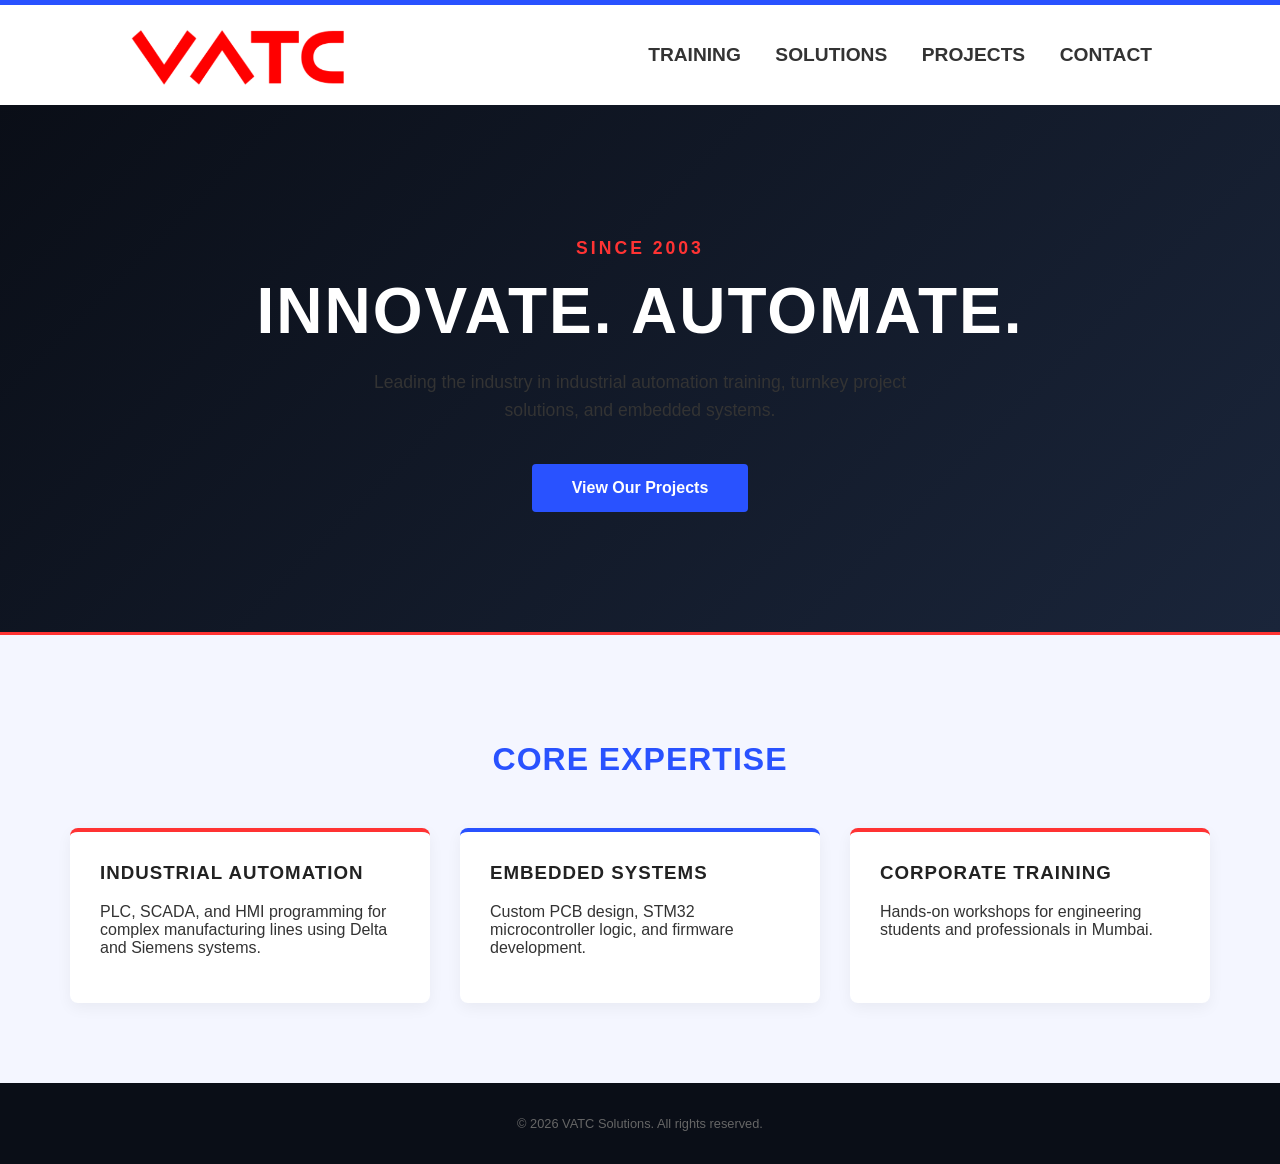
<file: vatc.html>
<!DOCTYPE html>
<html lang="en">
<head>
    <meta charset="UTF-8">
    <meta name="viewport" content="width=device-width, initial-scale=1.0">
    <title>VATC | Innovate. Automate.</title>
    <link rel="stylesheet" href="style.css">
</head>
<body>

    <header>
        <div class="main-nav">
            <div class="logo">
                <img src="images/logo.png" alt="VATC Logo">
            </div>
            <nav>
                <a href="#">Training</a>
                <a href="#">Solutions</a>
                <a href="#">Projects</a>
                <a href="#contact">Contact</a>
            </nav>
        </div>
    </header>

    <section class="hero">
        <div class="hero-content">
            <p class="tagline">SINCE 2003</p>
            <h1>INNOVATE. AUTOMATE.</h1>
            <p class="subtext">
                Leading the industry in industrial automation training, turnkey project solutions, and embedded systems.
            </p>
            <button class="btn-primary">View Our Projects</button>
        </div>
    </section>

    <section class="pillars">
        <h2 class="section-title">Core Expertise</h2>
        
        <div class="grid-container">
            <div class="card card-red">
                <h3>Industrial Automation</h3>
                <p>PLC, SCADA, and HMI programming for complex manufacturing lines using Delta and Siemens systems.</p>
            </div>

            <div class="card card-blue">
                <h3>Embedded Systems</h3>
                <p>Custom PCB design, STM32 microcontroller logic, and firmware development.</p>
            </div>

            <div class="card card-red">
                <h3>Corporate Training</h3>
                <p>Hands-on workshops for engineering students and professionals in Mumbai.</p>
            </div>
        </div>
    </section>

    <footer id="contact">
        <p>&copy; 2026 VATC Solutions. All rights reserved.</p>
    </footer>

</body>
</html>
</file>
<file: style.css>
/* 1. Brand Variables (The DNA of the site) */
:root {
    --vatc-blue: #2952ff;  /* Extracted from Circuit lines */
    --vatc-red: #ff3333;   /* Extracted from VATC Text */
    --dark-bg: #0a0e17;    /* Deep technical dark blue */
    --light-bg: #f4f6ff;   /* Clean technical white */
    --text-color: #333;
    --font-heading: 'Zalando Sans Expanded', Arial, sans-serif;
    --font-body: 'Roboto Flex', sans-serif;
}

/* 2. Global Reset */
body {
     /* Clean, geometric font */
    font-family: var(--font-body);
    margin: 0;
    padding: 0;
    background-color: var(--light-bg);
    color: var(--text-color);
    padding-top: 100px;
}

/* 3. Header Styling */
h1, h2, h3, .logo, .tagline {
    font-family: var(--font-heading);
    font-weight: 700; /* Bold */
    text-transform: uppercase; /* Looks best in ALL CAPS */
    letter-spacing: 1px; /* Give it room to breathe */
}

.main-nav {
    display: flex;
    justify-content: space-between;
    align-items: center;
    padding: 15px 10%;
    background: white;
    /* The blue top border gives it that "Circuit Board" edge */
    border-top: 5px solid var(--vatc-blue);
    position: fixed; /* Glues it to the viewport */
    top: 0;
    left: 0;
    width: 100%; /* Spans full width */
    z-index: 1000; /* Ensures it sits ON TOP of everything */
    box-sizing: border-box; /* Prevents width issues */
    transition: all 0.3s ease;
}

.main-nav.shrink {
    padding: 1px 10%; /* Shrinks the height */
    box-shadow: 0 4px 15px rgba(0,0,0,0.1); /* Adds a shadow */
    border-top: 5px solid var(--vatc-red); /* OPTIONAL: Changes color to Red when scrolling! */
}

.logo img {
    height: 70px; /* Controls logo size */
    width: auto;  /* Maintains aspect ratio */
    display: block;
    transition: height 0.3s ease;
}

.main-nav.shrink .logo img {
    height: 45px; /* The target small size */
}

.main-nav nav a {
    text-decoration: none;
    color: var(--text-color);
    font-weight: bold;
    margin-left: 30px;
    font-size: 1.2rem;
    text-transform: uppercase;
    transition: color 0.3s ease;
}

.main-nav nav a:hover {
    color: var(--vatc-blue);
}

/* 4. Hero Section */
.hero {
    /* Dark gradient background */
    background: linear-gradient(135deg, var(--dark-bg) 0%, #1a253a 100%);
    color: white;
    padding: 120px 20px;
    text-align: center;
    /* Red bottom border for contrast */
    border-bottom: 3px solid var(--vatc-red);
}

.tagline {
    color: var(--vatc-red);
    font-weight: bold;
    letter-spacing: 3px;
    margin-bottom: 15px;
    font-size: 1.1rem;
}

.hero h1 {
    font-size: 4rem;
    font-weight: 900;
    margin: 0 0 20px 0;
    letter-spacing: 2px;
}

.subtext {
    color: #333;
    max-width: 600px;
    margin: 0 auto 40px auto;
    font-size: 1.1rem;
    line-height: 1.6;
}

.btn-primary {
    background-color: var(--vatc-blue);
    color: white;
    border: none;
    padding: 15px 40px;
    font-size: 1rem;
    font-weight: bold;
    border-radius: 4px;
    cursor: pointer;
    transition: background 0.3s;
}

.btn-primary:hover {
    background-color: #002db3;
}

/* 5. Expertise Section */
.pillars {
    padding: 80px 20px;
    text-align: center;
}

.section-title {
    color: var(--vatc-blue);
    margin-bottom: 50px;
    font-size: 2rem;
    text-transform: uppercase;
}

.grid-container {
    display: flex;
    justify-content: center;
    gap: 30px;
    flex-wrap: wrap; /* Wraps on mobile */
}

.card {
    background: white;
    padding: 30px;
    width: 300px;
    text-align: left;
    border-radius: 8px;
    box-shadow: 0 5px 15px rgba(0,0,0,0.05);
    transition: transform 0.3s ease;
}

.card:hover {
    transform: translateY(-5px); /* Lifts up slightly on hover */
}

.card h3 {
    margin-top: 0;
    color: #222;
}

/* Specific borders for visual variety */
.card-red {
    border-top: 4px solid var(--vatc-red);
}

.card-blue {
    border-top: 4px solid var(--vatc-blue);
}

/* 6. Footer */
footer {
    background-color: var(--dark-bg);
    color: #666;
    text-align: center;
    padding: 20px;
    font-size: 0.8rem;
}

/* MOBILE VIEW (Phones under 768px) */
@media screen and (max-width: 768px) {
    
    /* 1. Stack the Navigation */
    .main-nav {
        flex-direction: column; /* Stack Logo on top of Links */
        padding: 15px 20px; /* Smaller padding */
    }

    .main-nav nav {
        margin-top: 15px;
        display: flex;
        flex-wrap: wrap; /* Allow links to wrap if needed */
        justify-content: center;
        gap: 15px;
    }

    .main-nav nav a {
        margin-left: 0; /* Remove left margin */
        font-size: 0.8rem; /* Smaller text */
    }

    /* 2. Fix the Hero Text */
    .hero h1 {
        font-size: 2rem; /* Smaller headline */
    }
    
    .hero {
        padding: 80px 20px; /* Less empty space */
    }

    /* 3. Stack the Cards (The Grid) */
    .grid-container {
        flex-direction: column; /* Stack vertically */
        align-items: center;
    }

    .card {
        width: 100%; /* Full width on phone */
        max-width: 350px; /* But don't get too crazy big */
    }
}
</file>
